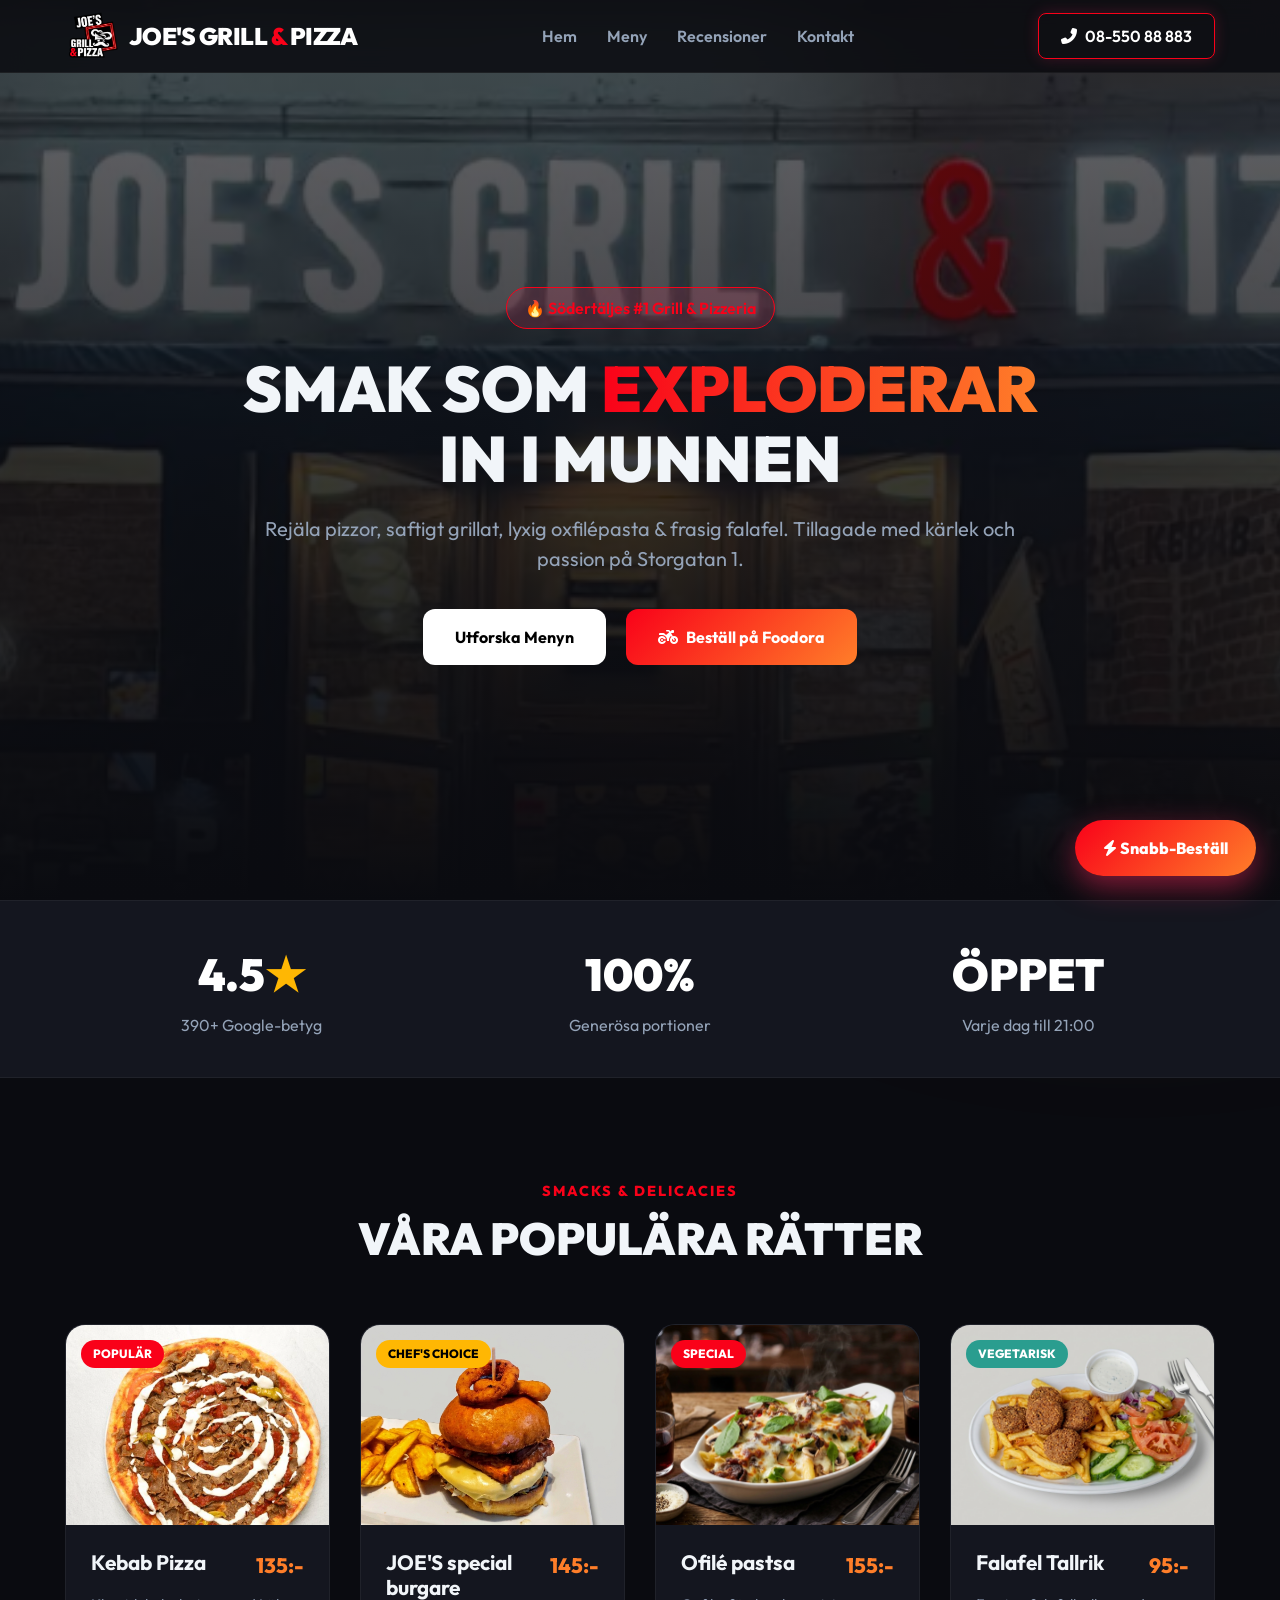
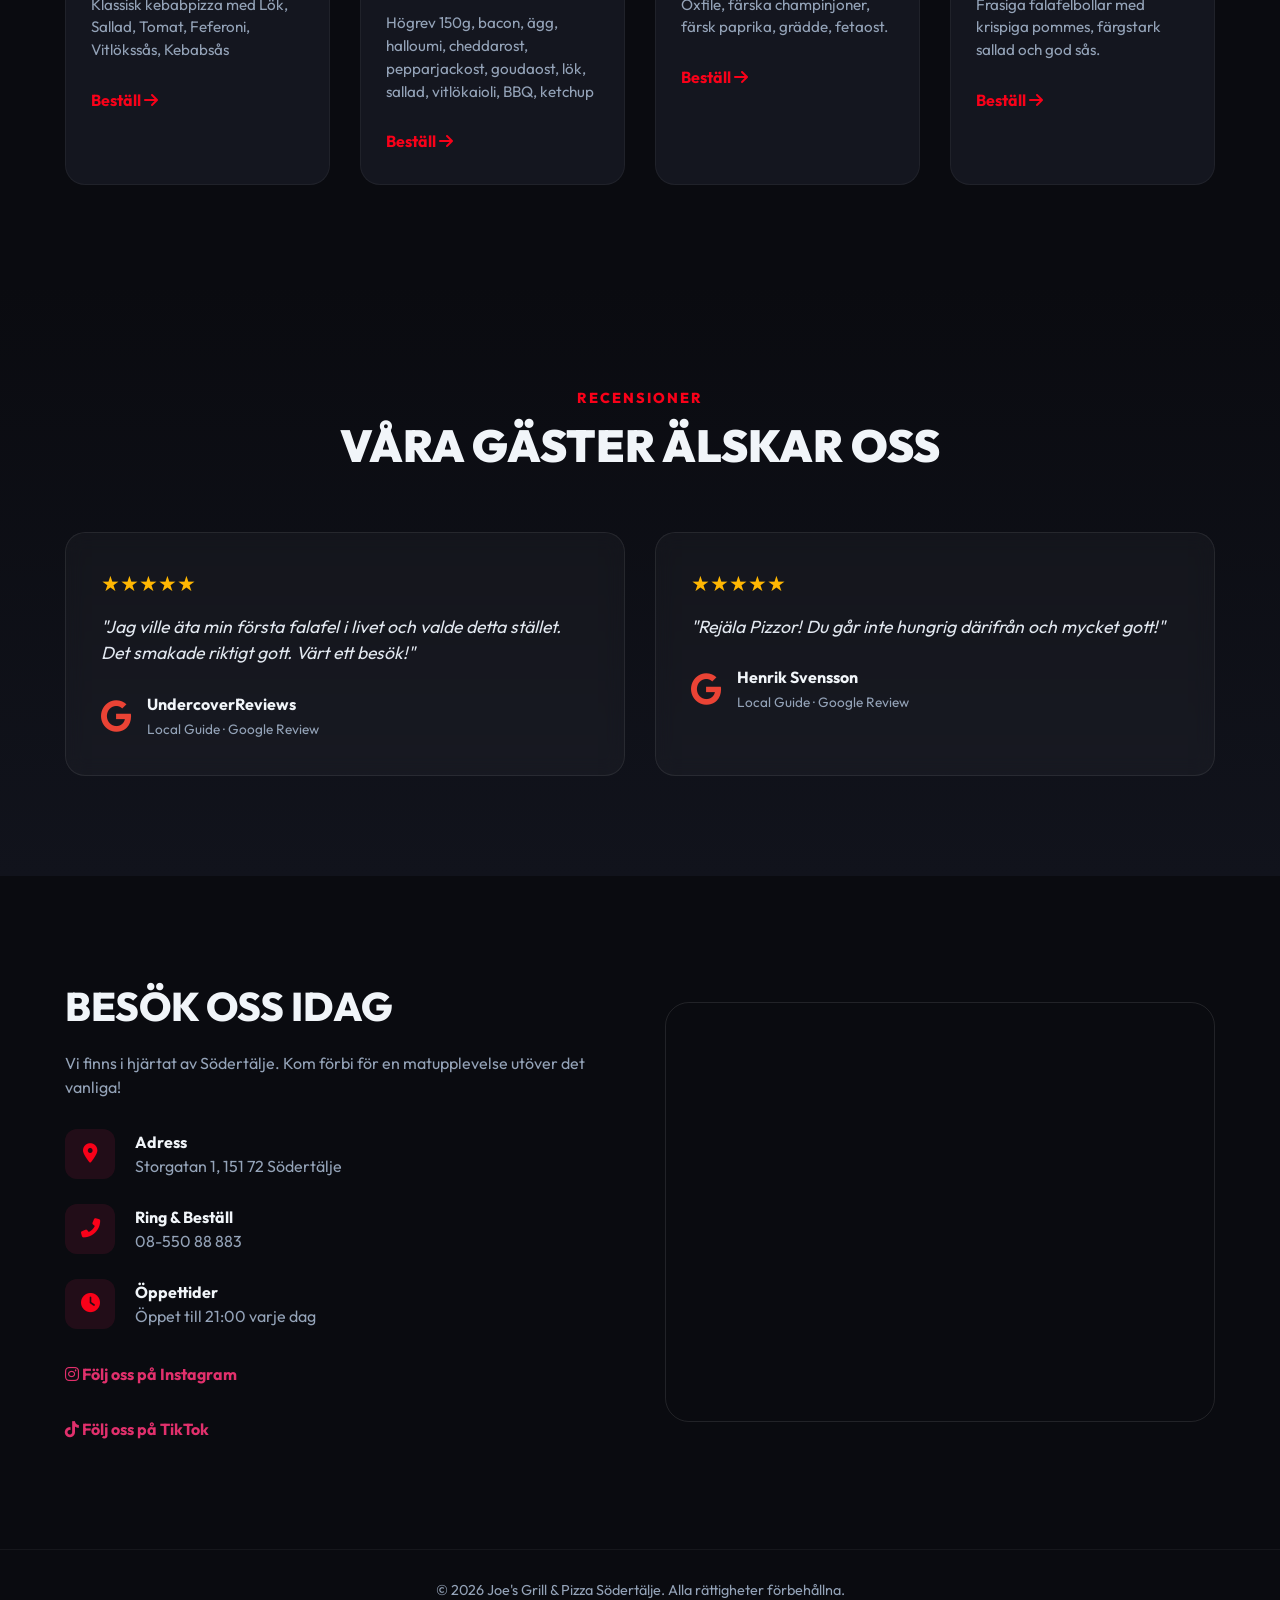
<file: index.html>
<!DOCTYPE html>
<html lang="sv">
<head>
    <meta charset="UTF-8">
    <meta name="viewport" content="width=device-width, initial-scale=1, viewport-fit=cover">
    <meta name="theme-color" content="#0a0b10">
    <title>JOE'S GRILL & PIZZA | Ultimate Food Experience</title>

    <link rel="stylesheet" href="style.css">

    <link rel="stylesheet" href="https://cdnjs.cloudflare.com/ajax/libs/font-awesome/6.4.0/css/all.min.css">
    <link rel="preconnect" href="https://fonts.googleapis.com">
    <link rel="preconnect" href="https://fonts.gstatic.com" crossorigin>
    <link href="https://fonts.googleapis.com/css2?family=Outfit:wght@300;400;600;800;900&display=swap" rel="stylesheet">

    <link href="https://unpkg.com/aos@2.3.1/dist/aos.css" rel="stylesheet">
</head>
<body>

    <div class="ambient-glow glow-1"></div>
    <div class="ambient-glow glow-2"></div>

    <!-- Floating Quick Action Button -->
    <a href="https://www.foodora.se/restaurant/s6gl/joes-grill-and-pizza" target="_blank" rel="noopener" class="floating-order-btn">
        <i class="fas fa-bolt"></i> <span>Snabb-Beställ</span>
    </a>

    <!-- Navigation Header -->
    <header id="header">
        <div class="container nav-container">
            <a href="#home" class="logo-wrapper">
                <img src="images/logo.png" alt="Joe's Grill & Pizza Logo" class="brand-logo">
                <span class="logo">JOE'S GRILL<span> & </span>PIZZA</span>
            </a>

            <nav class="nav-links" id="navLinks">
                <a href="#home">Hem</a>
                <a href="#menu">Meny</a>
                <a href="#reviews">Recensioner</a>
                <a href="#contact">Kontakt</a>
                <a href="tel:0855088883" class="nav-call-mobile"><i class="fas fa-phone-alt"></i> 08-550 88 883</a>
            </nav>

            <div class="nav-right">
                <a href="tel:0855088883" class="btn-neon" aria-label="Ring 08-550 88 883">
                    <i class="fas fa-phone-alt"></i> <span>08-550 88 883</span>
                </a>
                <button class="menu-toggle" id="menuToggle" aria-label="Öppna meny" aria-expanded="false" aria-controls="navLinks">
                    <span></span><span></span><span></span>
                </button>
            </div>
        </div>
    </header>

    <!-- Hero Section -->
    <section id="home" class="hero">
        <div class="hero-overlay"></div>
        <div class="container hero-content" data-aos="fade-up" data-aos-duration="900">
            <div class="badge">🔥 Södertäljes #1 Grill & Pizzeria</div>
            <h1>SMAK SOM <span class="text-gradient">EXPLODERAR</span> IN I MUNNEN</h1>
            <p>Rejäla pizzor, saftigt grillat, lyxig oxfilépasta & frasig falafel. Tillagade med kärlek och passion på Storgatan 1.</p>
            <div class="hero-actions">
                <a href="menu.html" class="btn btn-main">Utforska Menyn</a>
                <a href="https://www.foodora.se/restaurant/s6gl/joes-grill-and-pizza?utm_campaign=google_reserve_place_order_action_CH-SEO_" target="_blank" rel="noopener" class="btn btn-glow"><i class="fas fa-motorcycle"></i> Beställ på Foodora</a>
            </div>
        </div>
    </section>

    <!-- Stats -->
    <section class="stats-bar">
        <div class="container stats-grid">
            <div class="stat-item" data-aos="fade-up" data-aos-delay="100">
                <h2 class="counter">4.5<span class="star-gold">★</span></h2>
                <p>390+ Google-betyg</p>
            </div>
            <div class="stat-item" data-aos="fade-up" data-aos-delay="200">
                <h2>100%</h2>
                <p>Generösa portioner</p>
            </div>
            <div class="stat-item" data-aos="fade-up" data-aos-delay="300">
                <h2>ÖPPET</h2>
                <p>Varje dag till 21:00</p>
            </div>
        </div>
    </section>

    <!-- Menu Section -->
    <section id="menu" class="menu-section">
        <div class="container">
            <div class="section-header" data-aos="fade-up">
                <span class="sub-title">SMACKS & DELICACIES</span>
                <h2>VÅRA POPULÄRA RÄTTER</h2>
            </div>

            <div class="menu-grid">

                <div class="food-card" data-aos="fade-up" data-aos-delay="100">
                    <div class="card-img" style="background-image: url('images/kebbab.png');">
                        <span class="tag">POPULÄR</span>
                    </div>
                    <div class="card-content">
                        <div class="card-title-price">
                            <h3>Kebab Pizza</h3>
                            <span class="price">135:-</span>
                        </div>
                        <p>Klassisk kebabpizza med Lök, Sallad, Tomat, Feferoni, Vitlökssås, Kebabsås</p>
                        <a href="https://www.foodora.se/restaurant/s6gl/joes-grill-and-pizza?utm_campaign=google_reserve_place_order_action_CH-SEO_" target="_blank" rel="noopener" class="btn-card">Beställ <i class="fas fa-arrow-right"></i></a>
                    </div>
                </div>

                <div class="food-card" data-aos="fade-up" data-aos-delay="100">
                    <div class="card-img" style="background-image: url('images/Hamberger.png');">
                        <span class="tag gold">CHEF'S CHOICE</span>
                    </div>
                    <div class="card-content">
                        <div class="card-title-price">
                            <h3>JOE'S special burgare</h3>
                            <span class="price">145:-</span>
                        </div>
                        <p>Högrev 150g, bacon, ägg, halloumi, cheddarost, pepparjackost, goudaost, lök, sallad, vitlökaioli, BBQ, ketchup</p>
                        <a href="https://www.foodora.se/restaurant/s6gl/joes-grill-and-pizza?utm_campaign=google_reserve_place_order_action_CH-SEO_" target="_blank" rel="noopener" class="btn-card">Beställ <i class="fas fa-arrow-right"></i></a>
                    </div>
                </div>

                <div class="food-card" data-aos="fade-up" data-aos-delay="100">
                    <div class="card-img" style="background-image: url('images/oxflepasta.png');">
                        <span class="tag">SPECIAL</span>
                    </div>
                    <div class="card-content">
                        <div class="card-title-price">
                            <h3>Ofilé pastsa</h3>
                            <span class="price">155:-</span>
                        </div>
                        <p>Oxfile, färska champinjoner, färsk paprika, grädde, fetaost.</p>
                        <a href="https://www.foodora.se/restaurant/s6gl/joes-grill-and-pizza" target="_blank" rel="noopener" class="btn-card">Beställ <i class="fas fa-arrow-right"></i></a>
                    </div>
                </div>

                <div class="food-card" data-aos="fade-up" data-aos-delay="100">
                    <div class="card-img" style="background-image: url('images/falafel.jpg');">
                        <span class="tag vegan">VEGETARISK</span>
                    </div>
                    <div class="card-content">
                        <div class="card-title-price">
                            <h3>Falafel Tallrik</h3>
                            <span class="price">95:-</span>
                        </div>
                        <p>Frasiga falafelbollar med krispiga pommes, färgstark sallad och god sås.</p>
                        <a href="https://www.foodora.se/restaurant/s6gl/joes-grill-and-pizza" target="_blank" rel="noopener" class="btn-card">Beställ <i class="fas fa-arrow-right"></i></a>
                    </div>
                </div>

            </div>
        </div>
    </section>

    <!-- Reviews -->
    <section id="reviews" class="reviews-section">
        <div class="container">
            <div class="section-header" data-aos="fade-up">
                <span class="sub-title">RECENSIONER</span>
                <h2>VÅRA GÄSTER ÄLSKAR OSS</h2>
            </div>

            <div class="reviews-grid">
                <div class="review-glass" data-aos="fade-up">
                    <div class="stars">★★★★★</div>
                    <p class="quote">"Jag ville äta min första falafel i livet och valde detta stället. Det smakade riktigt gott. Värt ett besök!"</p>
                    <div class="user-info">
                        <i class="fab fa-google google-icon"></i>
                        <div>
                            <h4>UndercoverReviews</h4>
                            <span>Local Guide · Google Review</span>
                        </div>
                    </div>
                </div>

                <div class="review-glass" data-aos="fade-up" data-aos-delay="100">
                    <div class="stars">★★★★★</div>
                    <p class="quote">"Rejäla Pizzor! Du går inte hungrig därifrån och mycket gott!"</p>
                    <div class="user-info">
                        <i class="fab fa-google google-icon"></i>
                        <div>
                            <h4>Henrik Svensson</h4>
                            <span>Local Guide · Google Review</span>
                        </div>
                    </div>
                </div>
            </div>
        </div>
    </section>

    <!-- Contact -->
    <section id="contact" class="contact-section">
        <div class="container contact-grid">
            <div class="contact-card" data-aos="fade-up">
                <h2>BESÖK OSS IDAG</h2>
                <p class="desc">Vi finns i hjärtat av Södertälje. Kom förbi för en matupplevelse utöver det vanliga!</p>

                <div class="info-item">
                    <div class="icon-box"><i class="fas fa-map-marker-alt"></i></div>
                    <div>
                        <h4>Adress</h4>
                        <p>Storgatan 1, 151 72 Södertälje</p>
                    </div>
                </div>

                <div class="info-item">
                    <div class="icon-box"><i class="fas fa-phone-alt"></i></div>
                    <div>
                        <h4>Ring & Beställ</h4>
                        <p><a href="tel:0855088883">08-550 88 883</a></p>
                    </div>
                </div>

                <div class="info-item">
                    <div class="icon-box"><i class="fas fa-clock"></i></div>
                    <div>
                        <h4>Öppettider</h4>
                        <p>Öppet till 21:00 varje dag</p>
                    </div>
                </div>
                <div>
                <a href="https://www.instagram.com/joesgrillpizza?dmpr=MWduaG90cHc2dWFoYQ==" target="_blank" rel="noopener" class="social-btn"><i class="fab fa-instagram"></i> Följ oss på Instagram</a>
                <a href="https://www.tiktok.com/@joesgrillpizza" target="_blank" rel="noopener" class="social-btn"><i class="fab fa-tiktok"></i> Följ oss på TikTok</a>
                </div>
            </div>

            <div class="map-wrap" data-aos="fade-up">
                <iframe
                    title="Karta till Joe's Grill & Pizza"
                    src="https://www.google.com/maps/embed?pb=!1m18!1m12!1m3!1d226.7949358525483!2d17.627747467062658!3d59.195063751118504!2m3!1f0!2f0!3f0!3m2!1i1024!2i768!4f13.1!3m3!1m2!1s0x465f13758735f6c9%3A0x4060103f70b46cb!2sJoe%2Cs%20Grill%20%26%20Pizza!5e0!3m2!1ssv!2sse!4v1795645895345!5m2!1ssv!2sse"
                    width="100%" height="100%" style="border:0; filter: invert(90%) hue-rotate(180deg);" allowfullscreen="" loading="lazy">
                </iframe>
            </div>
        </div>
    </section>

    <footer>
        <div class="container footer-content">
            <p>&copy; 2026 Joe's Grill & Pizza Södertälje. Alla rättigheter förbehållna.</p>
        </div>
    </footer>

    <script src="https://unpkg.com/aos@2.3.1/dist/aos.js"></script>
    <script>
        AOS.init({ duration: 800, once: true, offset: 40 });

        // Mobile menu
        const toggle = document.getElementById('menuToggle');
        const nav = document.getElementById('navLinks');
        const header = document.getElementById('header');

        function setMenu(open) {
            nav.classList.toggle('open', open);
            toggle.classList.toggle('open', open);
            header.classList.toggle('menu-open', open);
            toggle.setAttribute('aria-expanded', open);
            document.body.classList.toggle('no-scroll', open);
        }
        toggle.addEventListener('click', () => setMenu(!nav.classList.contains('open')));
        nav.querySelectorAll('a').forEach(a => a.addEventListener('click', () => setMenu(false)));
        window.addEventListener('resize', () => { if (window.innerWidth > 900) setMenu(false); });
    </script>
</body>
</html>
</file>
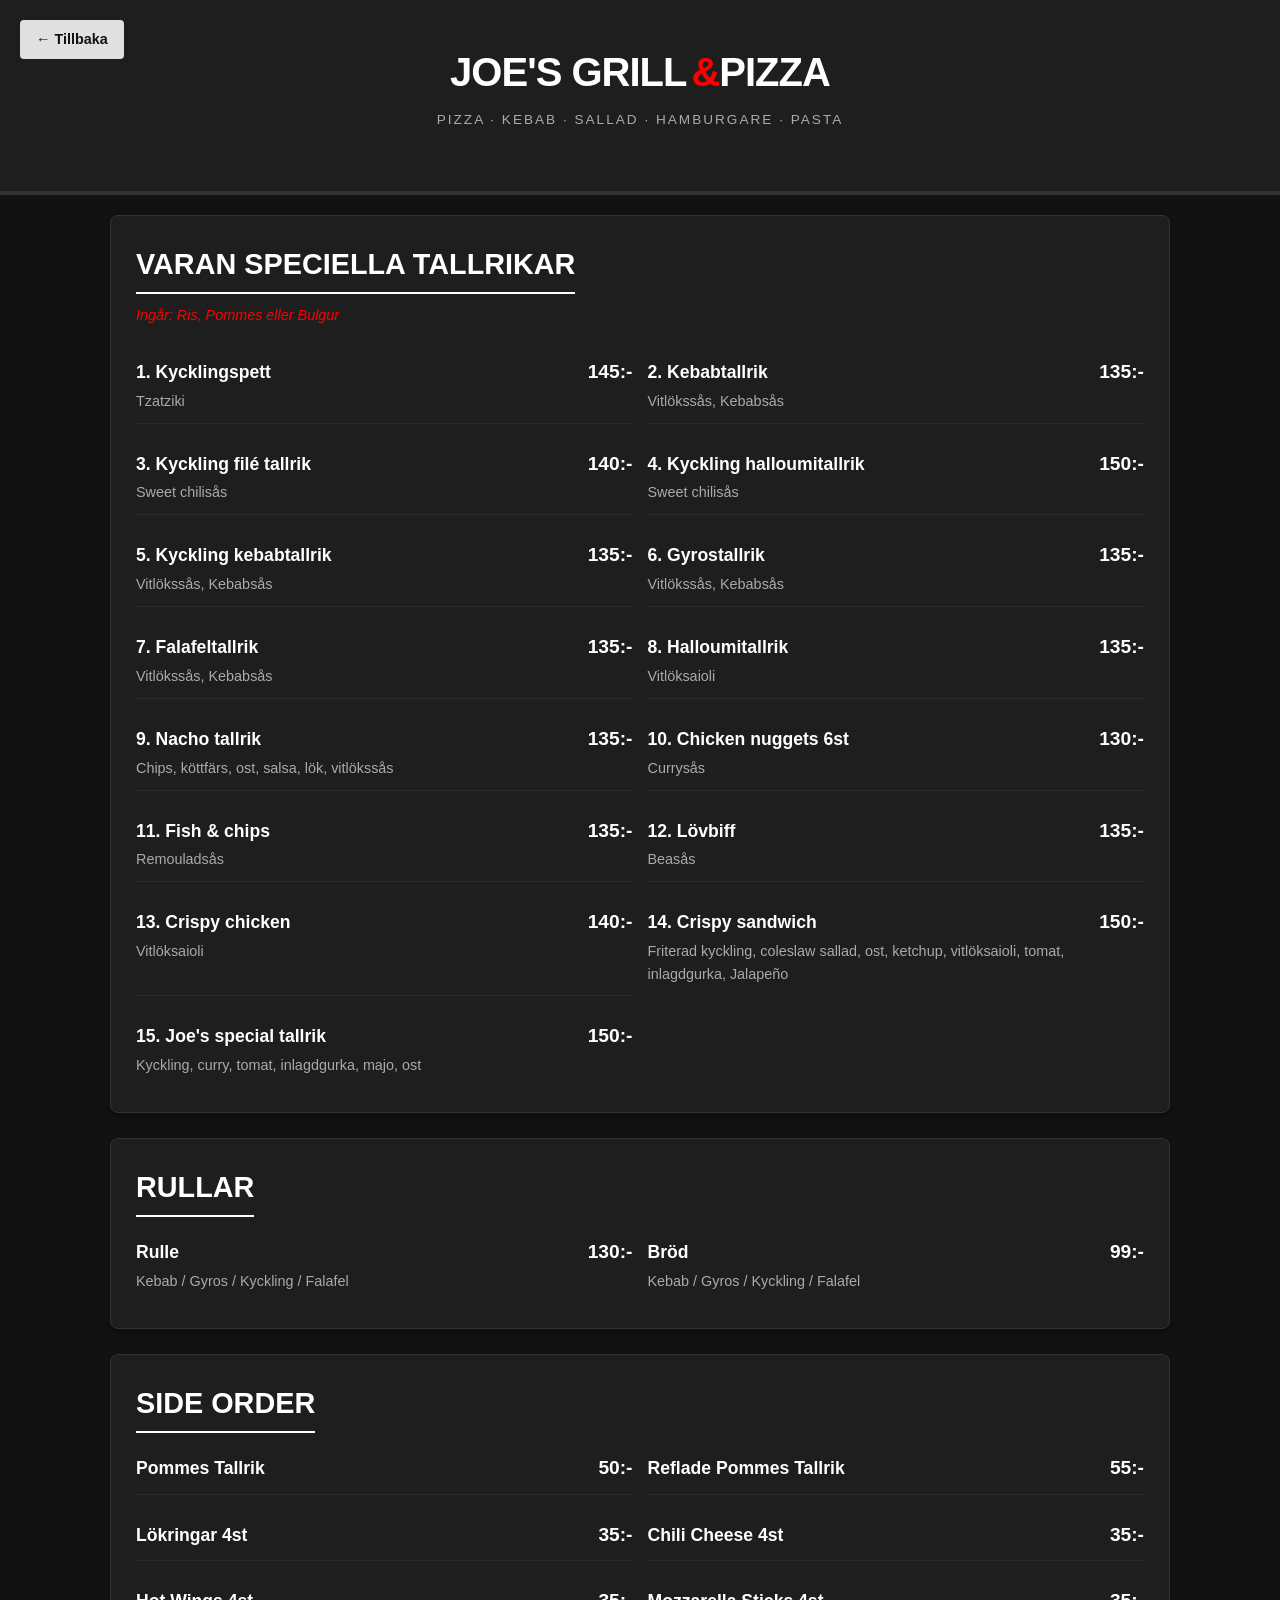
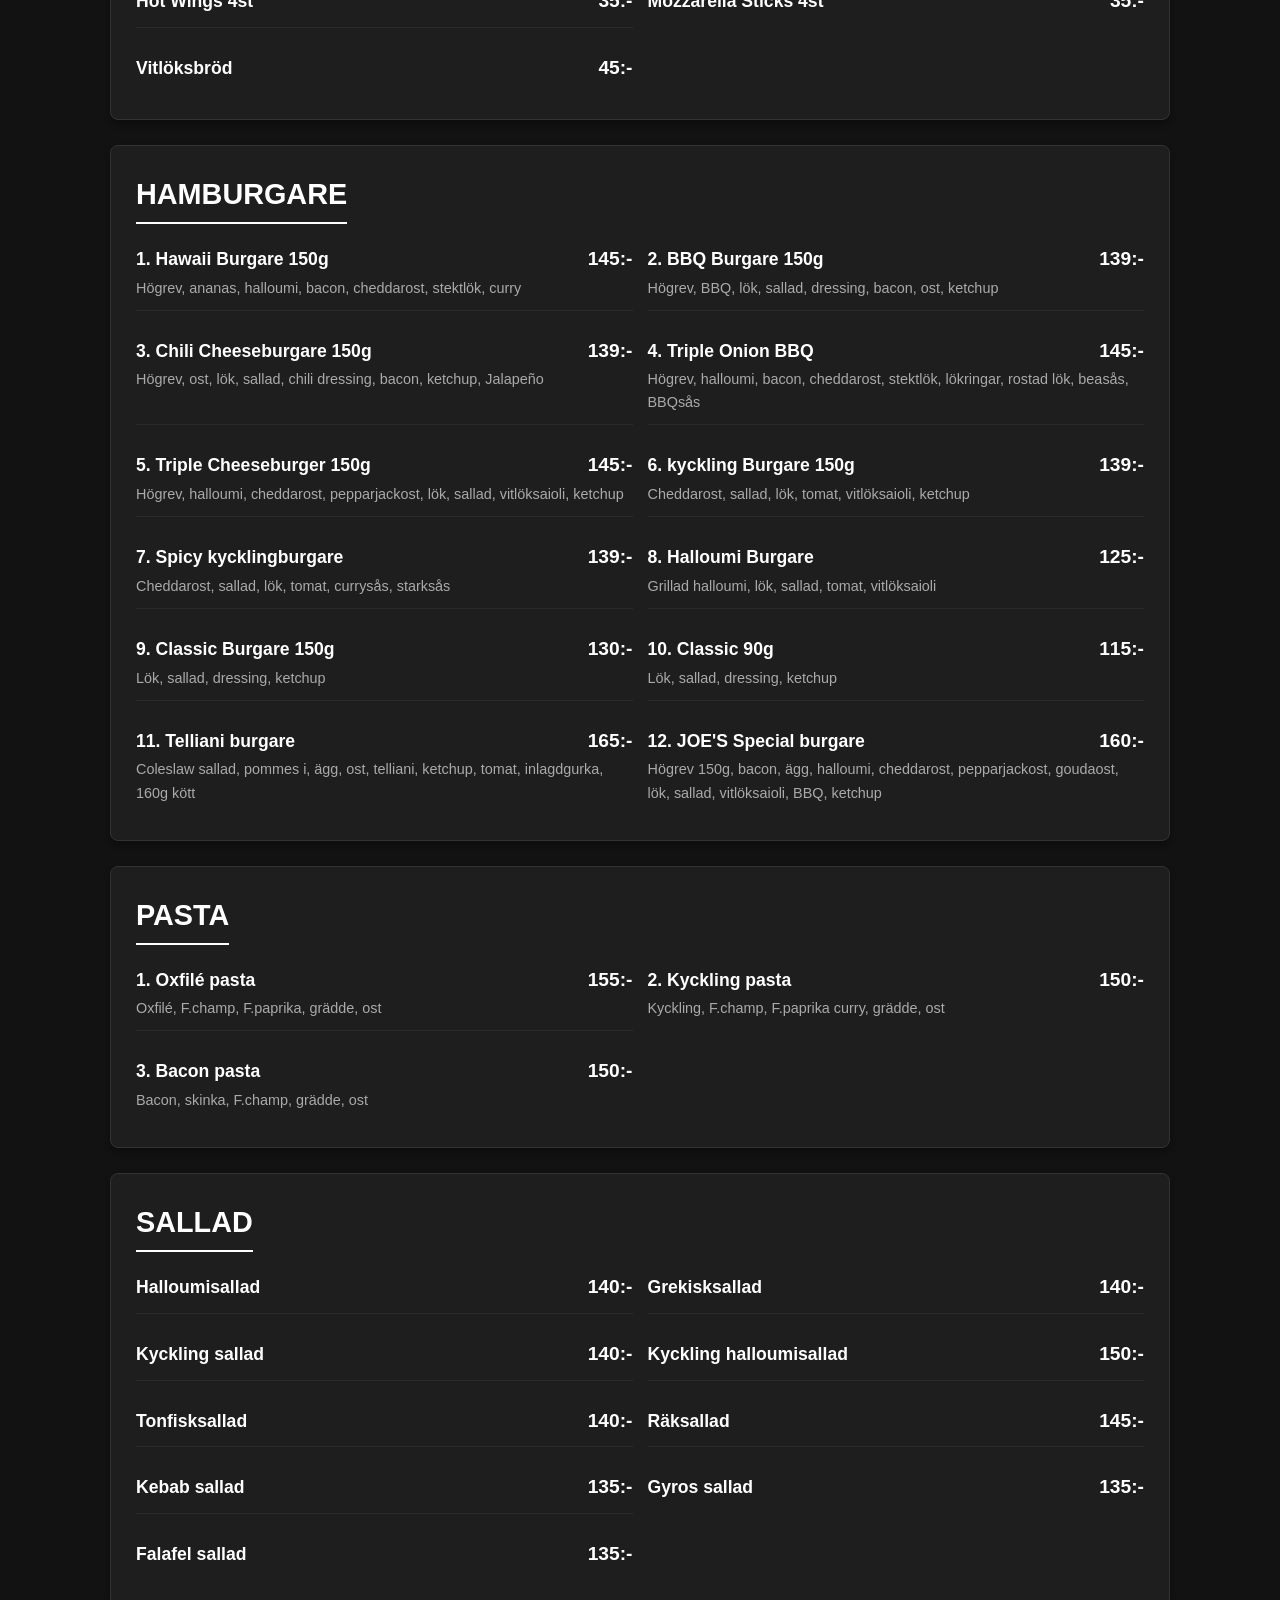
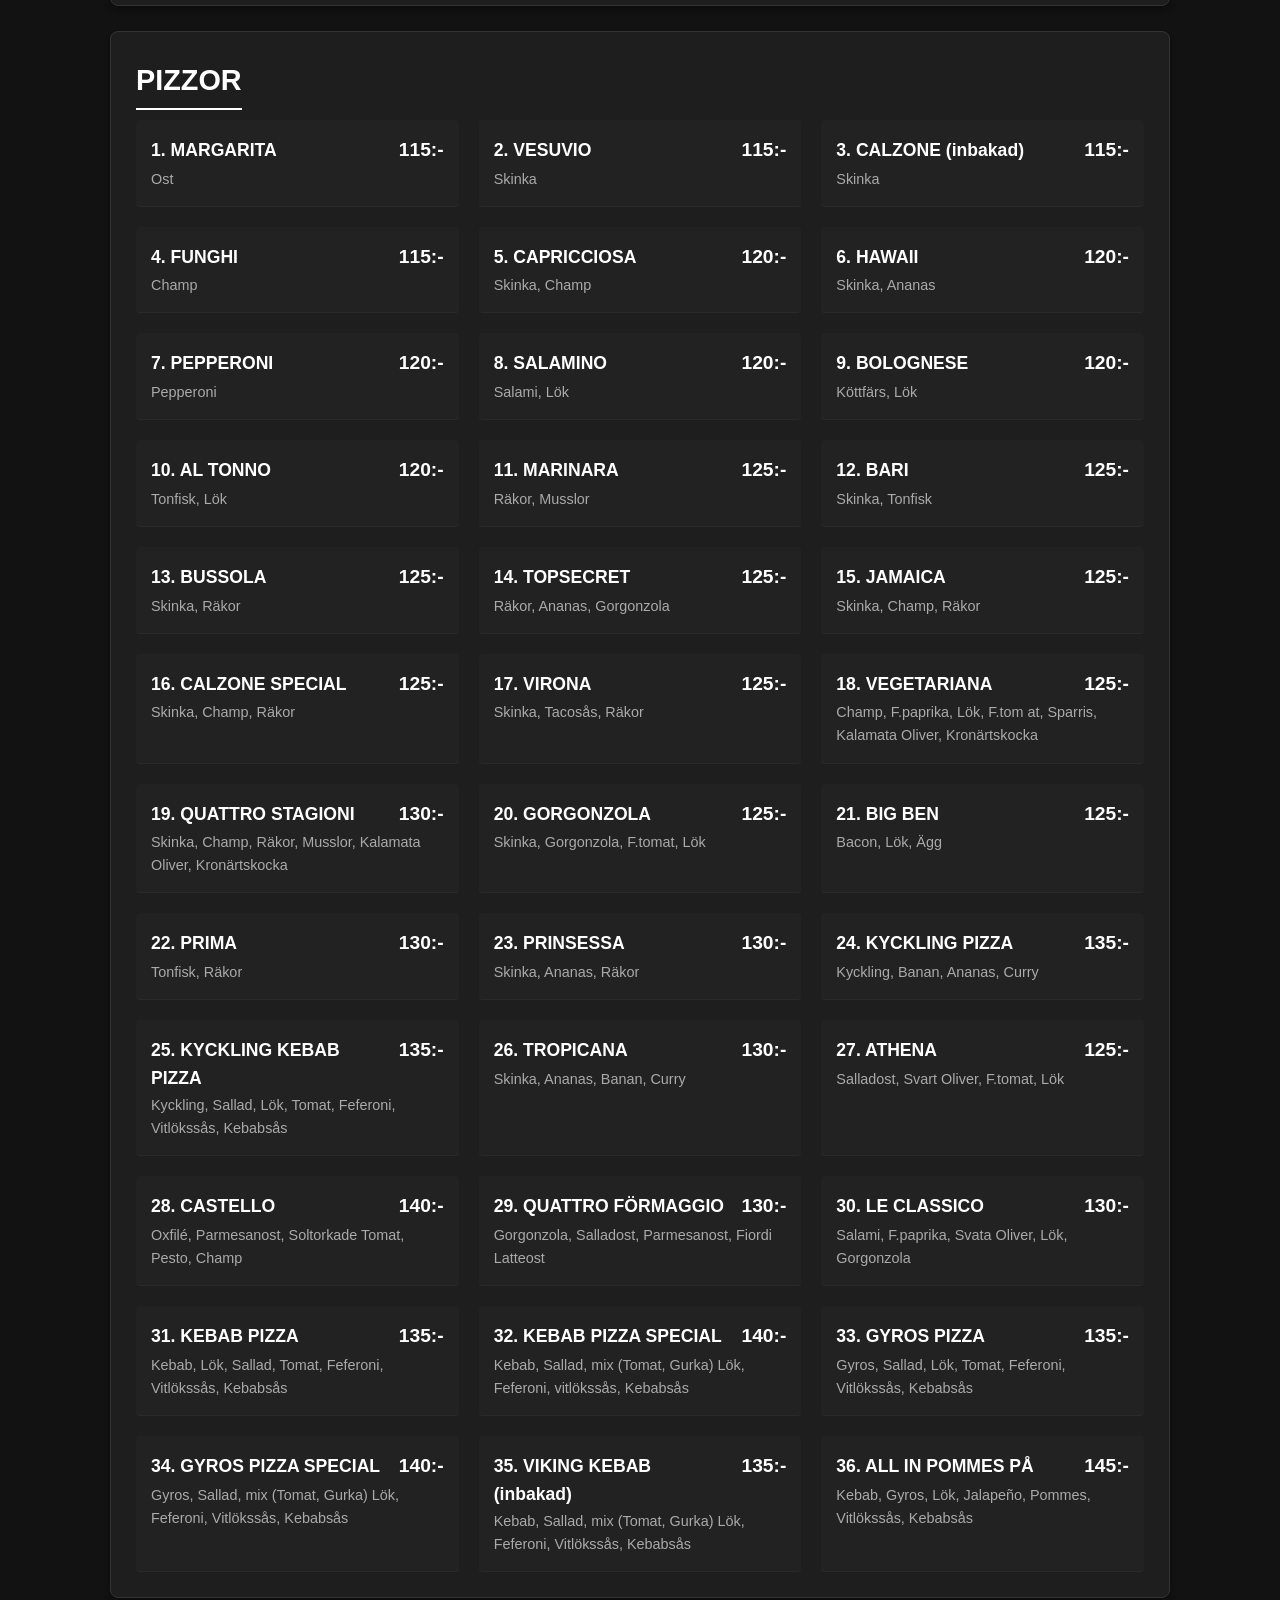
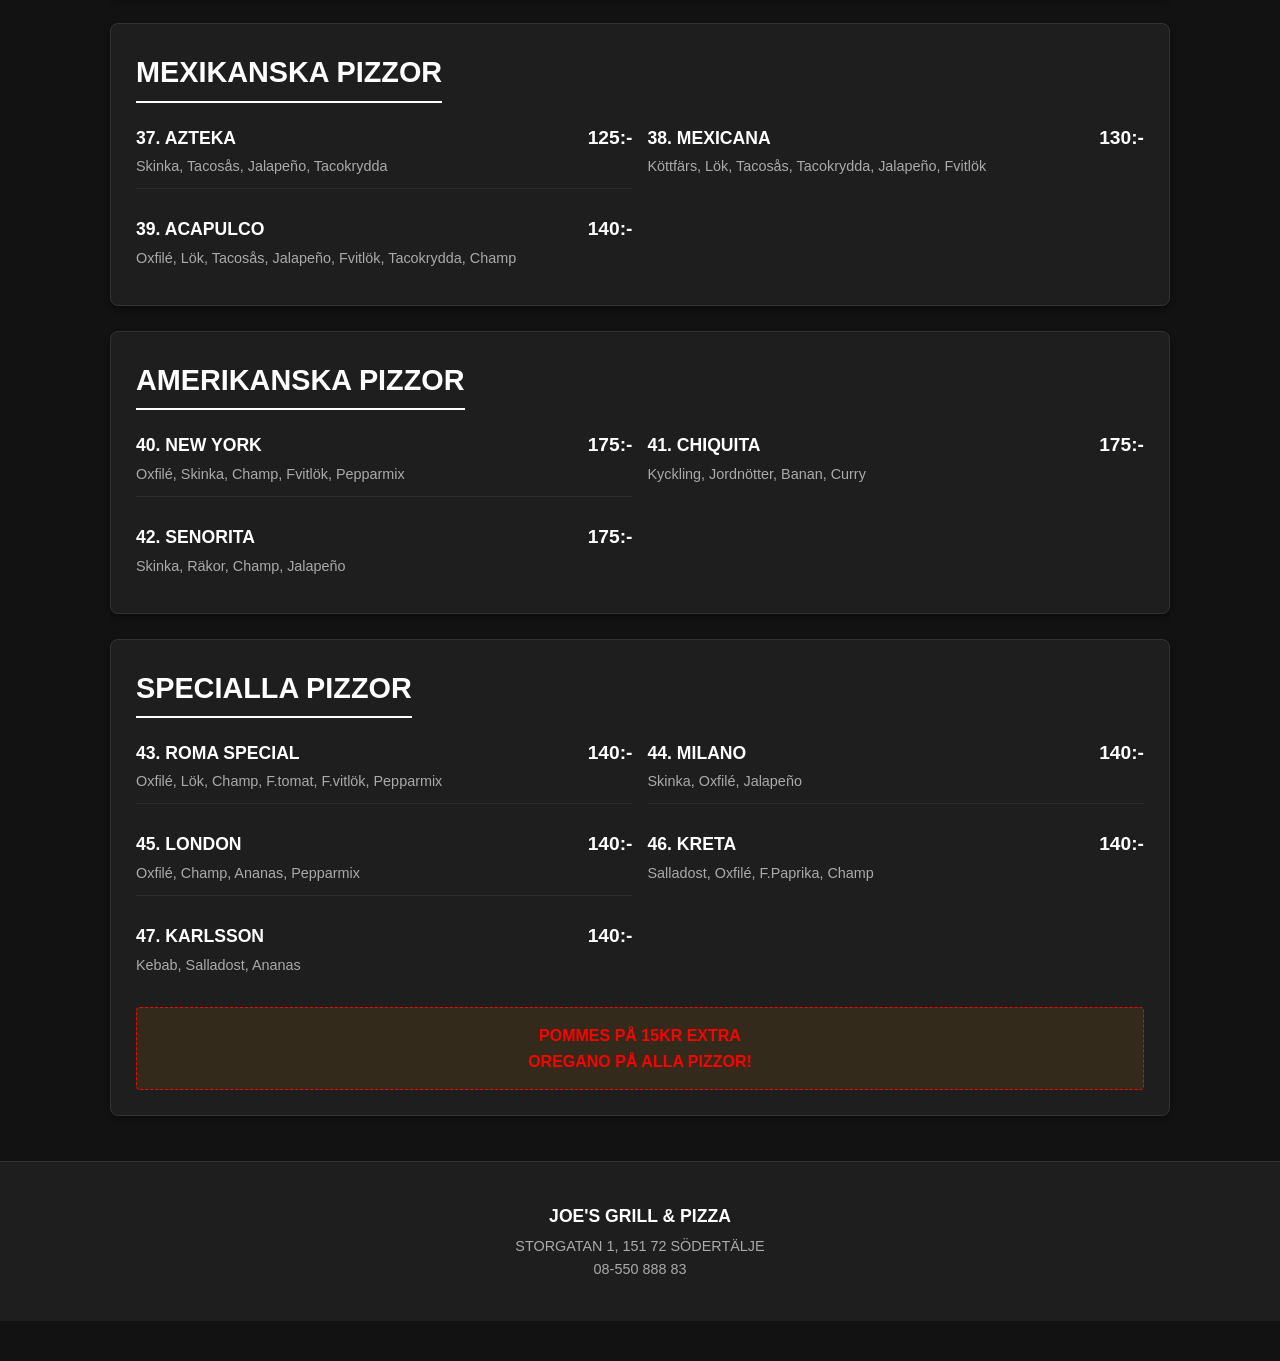
<file: menu.html>
<!DOCTYPE html>
<html lang="sv">
<head>
  <meta charset="UTF-8">
  <meta name="viewport" content="width=device-width, initial-scale=1.0">
  <title>Joe's Grill & Pizza – Meny</title>
  <link rel="stylesheet" href="menu_test.css">
</head>
<body>

<header class="menu-header">
  <div class="brand">JOE'S <span>GRILL</span><b>&amp;</b><span>PIZZA</span></div>
  <p>PIZZA · KEBAB · SALLAD · HAMBURGARE · PASTA</p>
  <a class="back-button" href="index.html">← Tillbaka</a>
</header>

<main class="menu">

  <section class="menu-section">
    <h2>VARAN SPECIELLA TALLRIKAR</h2>
    <p class="note">Ingår: Ris, Pommes eller Bulgur</p>
    <div class="items">
      <article><h3>1. Kycklingspett <span>145:-</span></h3><p>Tzatziki</p></article>
      <article><h3>2. Kebabtallrik <span>135:-</span></h3><p>Vitlökssås, Kebabsås</p></article>
      <article><h3>3. Kyckling filé tallrik <span>140:-</span></h3><p>Sweet chilisås</p></article>
      <article><h3>4. Kyckling halloumitallrik <span>150:-</span></h3><p>Sweet chilisås</p></article>
      <article><h3>5. Kyckling kebabtallrik <span>135:-</span></h3><p>Vitlökssås, Kebabsås</p></article>
      <article><h3>6. Gyrostallrik <span>135:-</span></h3><p>Vitlökssås, Kebabsås</p></article>
      <article><h3>7. Falafeltallrik <span>135:-</span></h3><p>Vitlökssås, Kebabsås</p></article>
      <article><h3>8. Halloumitallrik <span>135:-</span></h3><p>Vitlöksaioli</p></article>
      <article><h3>9. Nacho tallrik <span>135:-</span></h3><p>Chips, köttfärs, ost, salsa, lök, vitlökssås</p></article>
      <article><h3>10. Chicken nuggets 6st <span>130:-</span></h3><p>Currysås</p></article>
      <article><h3>11. Fish &amp; chips <span>135:-</span></h3><p>Remouladsås</p></article>
      <article><h3>12. Lövbiff <span>135:-</span></h3><p>Beasås</p></article>
      <article><h3>13. Crispy chicken <span>140:-</span></h3><p>Vitlöksaioli</p></article>
      <article><h3>14. Crispy sandwich <span>150:-</span></h3><p>Friterad kyckling, coleslaw sallad, ost, ketchup, vitlöksaioli, tomat, inlagdgurka, Jalapeño</p></article>
      <article><h3>15. Joe's special tallrik <span>150:-</span></h3><p>Kyckling, curry, tomat, inlagdgurka, majo, ost</p></article>
    </div>
  </section>

  <section class="menu-section">
    <h2>RULLAR</h2>
    <div class="items">
      <article><h3>Rulle <span>130:-</span></h3><p>Kebab / Gyros / Kyckling / Falafel</p></article>
      <article><h3>Bröd <span>99:-</span></h3><p>Kebab / Gyros / Kyckling / Falafel</p></article>
    </div>
  </section>

  <section class="menu-section">
    <h2>SIDE ORDER</h2>
    <div class="items two-col">
      <article><h3>Pommes Tallrik <span>50:-</span></h3></article>
      <article><h3>Reflade Pommes Tallrik <span>55:-</span></h3></article>
      <article><h3>Lökringar 4st <span>35:-</span></h3></article>
      <article><h3>Chili Cheese 4st <span>35:-</span></h3></article>
      <article><h3>Hot Wings 4st <span>35:-</span></h3></article>
      <article><h3>Mozzarella Sticks 4st <span>35:-</span></h3></article>
      <article><h3>Vitlöksbröd <span>45:-</span></h3></article>
    </div>
  </section>

  <section class="menu-section">
    <h2>HAMBURGARE</h2>
    <div class="items">
      <article><h3>1. Hawaii Burgare 150g <span>145:-</span></h3><p>Högrev, ananas, halloumi, bacon, cheddarost, stektlök, curry</p></article>
      <article><h3>2. BBQ Burgare 150g <span>139:-</span></h3><p>Högrev, BBQ, lök, sallad, dressing, bacon, ost, ketchup</p></article>
      <article><h3>3. Chili Cheeseburgare 150g <span>139:-</span></h3><p>Högrev, ost, lök, sallad, chili dressing, bacon, ketchup, Jalapeño</p></article>
      <article><h3>4. Triple Onion BBQ <span>145:-</span></h3><p>Högrev, halloumi, bacon, cheddarost, stektlök, lökringar, rostad lök, beasås, BBQsås</p></article>
      <article><h3>5. Triple Cheeseburger 150g <span>145:-</span></h3><p>Högrev, halloumi, cheddarost, pepparjackost, lök, sallad, vitlöksaioli, ketchup</p></article>
      <article><h3>6. kyckling Burgare 150g <span>139:-</span></h3><p>Cheddarost, sallad, lök, tomat, vitlöksaioli, ketchup</p></article>
      <article><h3>7. Spicy kycklingburgare <span>139:-</span></h3><p>Cheddarost, sallad, lök, tomat, currysås, starksås</p></article>
      <article><h3>8. Halloumi Burgare <span>125:-</span></h3><p>Grillad halloumi, lök, sallad, tomat, vitlöksaioli</p></article>
      <article><h3>9. Classic Burgare 150g <span>130:-</span></h3><p>Lök, sallad, dressing, ketchup</p></article>
      <article><h3>10. Classic 90g <span>115:-</span></h3><p>Lök, sallad, dressing, ketchup</p></article>
      <article><h3>11. Telliani burgare <span>165:-</span></h3><p>Coleslaw sallad, pommes i, ägg, ost, telliani, ketchup, tomat, inlagdgurka, 160g kött</p></article>
      <article><h3>12. JOE'S Special burgare <span>160:-</span></h3><p>Högrev 150g, bacon, ägg, halloumi, cheddarost, pepparjackost, goudaost, lök, sallad, vitlöksaioli, BBQ, ketchup</p></article>
    </div>
  </section>

  <section class="menu-section">
    <h2>PASTA</h2>
    <div class="items">
      <article><h3>1. Oxfilé pasta <span>155:-</span></h3><p>Oxfilé, F.champ, F.paprika, grädde, ost</p></article>
      <article><h3>2. Kyckling pasta <span>150:-</span></h3><p>Kyckling, F.champ, F.paprika curry, grädde, ost</p></article>
      <article><h3>3. Bacon pasta <span>150:-</span></h3><p>Bacon, skinka, F.champ, grädde, ost</p></article>
    </div>
  </section>

  <section class="menu-section">
    <h2>SALLAD</h2>
    <div class="items two-col">
      <article><h3>Halloumisallad <span>140:-</span></h3></article>
      <article><h3>Grekisksallad <span>140:-</span></h3></article>
      <article><h3>Kyckling sallad <span>140:-</span></h3></article>
      <article><h3>Kyckling halloumisallad <span>150:-</span></h3></article>
      <article><h3>Tonfisksallad <span>140:-</span></h3></article>
      <article><h3>Räksallad <span>145:-</span></h3></article>
      <article><h3>Kebab sallad <span>135:-</span></h3></article>
      <article><h3>Gyros sallad <span>135:-</span></h3></article>
      <article><h3>Falafel sallad <span>135:-</span></h3></article>
    </div>
  </section>

  <section class="menu-section">
    <h2>PIZZOR</h2>
    <div class="items pizza-grid">
      <article><h3>1. MARGARITA <span>115:-</span></h3><p>Ost</p></article>
      <article><h3>2. VESUVIO <span>115:-</span></h3><p>Skinka</p></article>
      <article><h3>3. CALZONE (inbakad) <span>115:-</span></h3><p>Skinka</p></article>
      <article><h3>4. FUNGHI <span>115:-</span></h3><p>Champ</p></article>
      <article><h3>5. CAPRICCIOSA <span>120:-</span></h3><p>Skinka, Champ</p></article>
      <article><h3>6. HAWAII <span>120:-</span></h3><p>Skinka, Ananas</p></article>
      <article><h3>7. PEPPERONI <span>120:-</span></h3><p>Pepperoni</p></article>
      <article><h3>8. SALAMINO <span>120:-</span></h3><p>Salami, Lök</p></article>
      <article><h3>9. BOLOGNESE <span>120:-</span></h3><p>Köttfärs, Lök</p></article>
      <article><h3>10. AL TONNO <span>120:-</span></h3><p>Tonfisk, Lök</p></article>
      <article><h3>11. MARINARA <span>125:-</span></h3><p>Räkor, Musslor</p></article>
      <article><h3>12. BARI <span>125:-</span></h3><p>Skinka, Tonfisk</p></article>
      <article><h3>13. BUSSOLA <span>125:-</span></h3><p>Skinka, Räkor</p></article>
      <article><h3>14. TOPSECRET <span>125:-</span></h3><p>Räkor, Ananas, Gorgonzola</p></article>
      <article><h3>15. JAMAICA <span>125:-</span></h3><p>Skinka, Champ, Räkor</p></article>
      <article><h3>16. CALZONE SPECIAL <span>125:-</span></h3><p>Skinka, Champ, Räkor</p></article>
      <article><h3>17. VIRONA <span>125:-</span></h3><p>Skinka, Tacosås, Räkor</p></article>
      <article><h3>18. VEGETARIANA <span>125:-</span></h3><p>Champ, F.paprika, Lök, F.tom at, Sparris, Kalamata Oliver, Kronärtskocka</p></article>
      <article><h3>19. QUATTRO STAGIONI <span>130:-</span></h3><p>Skinka, Champ, Räkor, Musslor, Kalamata Oliver, Kronärtskocka</p></article>
      <article><h3>20. GORGONZOLA <span>125:-</span></h3><p>Skinka, Gorgonzola, F.tomat, Lök</p></article>
      <article><h3>21. BIG BEN <span>125:-</span></h3><p>Bacon, Lök, Ägg</p></article>
      <article><h3>22. PRIMA <span>130:-</span></h3><p>Tonfisk, Räkor</p></article>
      <article><h3>23. PRINSESSA <span>130:-</span></h3><p>Skinka, Ananas, Räkor</p></article>
      <article><h3>24. KYCKLING PIZZA <span>135:-</span></h3><p>Kyckling, Banan, Ananas, Curry</p></article>
      <article><h3>25. KYCKLING KEBAB PIZZA <span>135:-</span></h3><p>Kyckling, Sallad, Lök, Tomat, Feferoni, Vitlökssås, Kebabsås</p></article>
      <article><h3>26. TROPICANA <span>130:-</span></h3><p>Skinka, Ananas, Banan, Curry</p></article>
      <article><h3>27. ATHENA <span>125:-</span></h3><p>Salladost, Svart Oliver, F.tomat, Lök</p></article>
      <article><h3>28. CASTELLO <span>140:-</span></h3><p>Oxfilé, Parmesanost, Soltorkade Tomat, Pesto, Champ</p></article>
      <article><h3>29. QUATTRO FÖRMAGGIO <span>130:-</span></h3><p>Gorgonzola, Salladost, Parmesanost, Fiordi Latteost</p></article>
      <article><h3>30. LE CLASSICO <span>130:-</span></h3><p>Salami, F.paprika, Svata Oliver, Lök, Gorgonzola</p></article>
      <article><h3>31. KEBAB PIZZA <span>135:-</span></h3><p>Kebab, Lök, Sallad, Tomat, Feferoni, Vitlökssås, Kebabsås</p></article>
      <article><h3>32. KEBAB PIZZA SPECIAL <span>140:-</span></h3><p>Kebab, Sallad, mix (Tomat, Gurka) Lök, Feferoni, vitlökssås, Kebabsås</p></article>
      <article><h3>33. GYROS PIZZA <span>135:-</span></h3><p>Gyros, Sallad, Lök, Tomat, Feferoni, Vitlökssås, Kebabsås</p></article>
      <article><h3>34. GYROS PIZZA SPECIAL <span>140:-</span></h3><p>Gyros, Sallad, mix (Tomat, Gurka) Lök, Feferoni, Vitlökssås, Kebabsås</p></article>
      <article><h3>35. VIKING KEBAB (inbakad) <span>135:-</span></h3><p>Kebab, Sallad, mix (Tomat, Gurka) Lök, Feferoni, Vitlökssås, Kebabsås</p></article>
      <article><h3>36. ALL IN POMMES PÅ <span>145:-</span></h3><p>Kebab, Gyros, Lök, Jalapeño, Pommes, Vitlökssås, Kebabsås</p></article>
    </div>
  </section>

  <section class="menu-section">
    <h2>MEXIKANSKA PIZZOR</h2>
    <div class="items">
      <article><h3>37. AZTEKA <span>125:-</span></h3><p>Skinka, Tacosås, Jalapeño, Tacokrydda</p></article>
      <article><h3>38. MEXICANA <span>130:-</span></h3><p>Köttfärs, Lök, Tacosås, Tacokrydda, Jalapeño, Fvitlök</p></article>
      <article><h3>39. ACAPULCO <span>140:-</span></h3><p>Oxfilé, Lök, Tacosås, Jalapeño, Fvitlök, Tacokrydda, Champ</p></article>
    </div>
  </section>

  <section class="menu-section">
    <h2>AMERIKANSKA PIZZOR</h2>
    <div class="items">
      <article><h3>40. NEW YORK <span>175:-</span></h3><p>Oxfilé, Skinka, Champ, Fvitlök, Pepparmix</p></article>
      <article><h3>41. CHIQUITA <span>175:-</span></h3><p>Kyckling, Jordnötter, Banan, Curry</p></article>
      <article><h3>42. SENORITA <span>175:-</span></h3><p>Skinka, Räkor, Champ, Jalapeño</p></article>
    </div>
  </section>

  <section class="menu-section">
    <h2>SPECIALLA PIZZOR</h2>
    <div class="items">
      <article><h3>43. ROMA SPECIAL <span>140:-</span></h3><p>Oxfilé, Lök, Champ, F.tomat, F.vitlök, Pepparmix</p></article>
      <article><h3>44. MILANO <span>140:-</span></h3><p>Skinka, Oxfilé, Jalapeño</p></article>
      <article><h3>45. LONDON <span>140:-</span></h3><p>Oxfilé, Champ, Ananas, Pepparmix</p></article>
      <article><h3>46. KRETA <span>140:-</span></h3><p>Salladost, Oxfilé, F.Paprika, Champ</p></article>
      <article><h3>47. KARLSSON <span>140:-</span></h3><p>Kebab, Salladost, Ananas</p></article>
    </div>
    <p class="extra">POMMES PÅ 15KR EXTRA<br>OREGANO PÅ ALLA PIZZOR!</p>
  </section>

</main>

<footer>
  <strong>JOE'S GRILL &amp; PIZZA</strong>
  <p>STORGATAN 1, 151 72 SÖDERTÄLJE</p>
  <p>08-550 888 83</p>
</footer>

</body>
</html>
</file>
<file: style.css>
/* Dark Futuristic Theme Variables */
:root {
    --bg-dark: #0a0b10;
    --card-bg: #14161f;
    --accent-red: #f90119;
    --accent-orange: #ff7e29;
    --accent-gold: #ffb703;
    --text-light: #f1f5f9;
    --text-dim: #94a3b8;
    --border-glow: rgba(255, 42, 95, 0.2);
    --header-h: 72px;
}

* {
    margin: 0;
    padding: 0;
    box-sizing: border-box;
}

html {
    scroll-behavior: smooth;
    scroll-padding-top: var(--header-h);
    -webkit-text-size-adjust: 100%;
}

body {
    font-family: 'Outfit', sans-serif;
    background-color: var(--bg-dark);
    color: var(--text-light);
    overflow-x: hidden;
    line-height: 1.5;
}

body.no-scroll { overflow: hidden; }

img { max-width: 100%; }

/* Glowing Background Orbs */
.ambient-glow {
    position: fixed;
    width: 400px;
    height: 400px;
    border-radius: 50%;
    filter: blur(140px);
    z-index: -1;
    opacity: 0.35;
    pointer-events: none;
}
.glow-1 { top: -50px; left: -50px; background: var(--accent-red); }
.glow-2 { bottom: 10%; right: -50px; background: var(--accent-orange); }

.container {
    max-width: 1200px;
    margin: 0 auto;
    padding: 0 25px;
}

/* Floating Order Button */
.floating-order-btn {
    position: fixed;
    bottom: calc(24px + env(safe-area-inset-bottom, 0px));
    right: 24px;
    background: linear-gradient(135deg, var(--accent-red), var(--accent-orange));
    color: #fff;
    padding: 16px 28px;
    border-radius: 50px;
    font-weight: 800;
    text-decoration: none;
    box-shadow: 0 10px 30px rgba(255, 42, 95, 0.5);
    z-index: 999;
    transition: transform 0.3s ease, box-shadow 0.3s ease;
    animation: pulse 2s infinite;
    white-space: nowrap;
}
.floating-order-btn:hover {
    transform: scale(1.08) translateY(-3px);
    box-shadow: 0 15px 40px rgba(255, 42, 95, 0.8);
}

@keyframes pulse {
    0% { box-shadow: 0 0 0 0 rgba(255, 42, 95, 0.7); }
    70% { box-shadow: 0 0 0 20px rgba(255, 42, 95, 0); }
    100% { box-shadow: 0 0 0 0 rgba(255, 42, 95, 0); }
}

/* Header Navbar */
header {
    position: fixed;
    top: 0;
    left: 0;
    width: 100%;
    background: rgba(10, 11, 16, 0.85);
    -webkit-backdrop-filter: blur(12px);
    backdrop-filter: blur(12px);
    border-bottom: 1px solid rgba(255, 255, 255, 0.05);
    z-index: 1000;
    padding: 12px 0;
    padding-top: calc(12px + env(safe-area-inset-top, 0px));
}

.nav-container {
    display: flex;
    justify-content: space-between;
    align-items: center;
    gap: 16px;
}

.logo-wrapper {
    display: flex;
    align-items: center;
    gap: 10px;
    text-decoration: none;
    min-width: 0;
}

.brand-logo {
    height: 48px;
    width: auto;
    border-radius: 8px;
    flex-shrink: 0;
}

.logo {
    font-size: 1.5rem;
    font-weight: 900;
    color: #fff;
    letter-spacing: -0.5px;
    line-height: 1.1;
}

.logo span { color: var(--accent-red); }

.nav-links {
    display: flex;
    align-items: center;
}

.nav-links a {
    color: var(--text-dim);
    text-decoration: none;
    margin: 0 15px;
    font-weight: 600;
    transition: color 0.3s;
}

.nav-links a:hover { color: var(--accent-red); }

.nav-call-mobile { display: none; }
.nav-links a i { display: none; }

.nav-right {
    display: flex;
    align-items: center;
    gap: 10px;
}

/* Neon Button */
.btn-neon {
    display: inline-flex;
    align-items: center;
    gap: 8px;
    border: 1px solid var(--accent-red);
    color: #fff;
    padding: 10px 22px;
    border-radius: 8px;
    text-decoration: none;
    font-weight: 600;
    white-space: nowrap;
    transition: all 0.3s ease;
    box-shadow: 0 0 15px rgba(255, 42, 95, 0.2);
}

.btn-neon:hover {
    background: var(--accent-red);
    box-shadow: 0 0 30px rgba(255, 42, 95, 0.6);
}

/* Hamburger (mobile only) */
.menu-toggle {
    display: none;
    width: 46px;
    height: 46px;
    background: transparent;
    border: 1px solid rgba(255, 255, 255, 0.15);
    border-radius: 12px;
    cursor: pointer;
    flex-direction: column;
    justify-content: center;
    align-items: center;
    gap: 5px;
}

.menu-toggle span {
    display: block;
    width: 22px;
    height: 2px;
    background: #fff;
    border-radius: 2px;
    transition: transform 0.3s, opacity 0.3s;
}

.menu-toggle.open span:nth-child(1) { transform: translateY(7px) rotate(45deg); }
.menu-toggle.open span:nth-child(2) { opacity: 0; }
.menu-toggle.open span:nth-child(3) { transform: translateY(-7px) rotate(-45deg); }

/* Hero Section */
.hero {
    min-height: 100vh;
    min-height: 100svh;
    background: url('images/background.png') center/cover no-repeat;
    display: flex;
    align-items: center;
    position: relative;
    padding: calc(var(--header-h) + 40px) 0 60px;
}

.hero-overlay {
    position: absolute;
    inset: 0;
    background: linear-gradient(180deg, rgba(10,11,16,0.6) 0%, var(--bg-dark) 100%);
}

.hero-content {
    position: relative;
    z-index: 2;
    text-align: center;
    max-width: 850px;
}

.badge {
    display: inline-block;
    padding: 8px 18px;
    background: rgba(255, 42, 95, 0.15);
    border: 1px solid var(--accent-red);
    border-radius: 30px;
    color: var(--accent-red);
    font-weight: 600;
    margin-bottom: 25px;
}

.hero h1 {
    font-size: clamp(2.2rem, 8vw, 4rem);
    font-weight: 900;
    line-height: 1.1;
    margin-bottom: 20px;
    overflow-wrap: break-word;
}

.text-gradient {
    background: linear-gradient(90deg, var(--accent-red), var(--accent-orange));
    -webkit-background-clip: text;
    background-clip: text;
    -webkit-text-fill-color: transparent;
}

.hero p {
    font-size: clamp(1rem, 3.5vw, 1.25rem);
    color: var(--text-dim);
    margin-bottom: 35px;
}

.hero-actions {
    display: flex;
    gap: 20px;
    justify-content: center;
}

.btn {
    display: inline-flex;
    align-items: center;
    justify-content: center;
    gap: 8px;
    padding: 16px 32px;
    border-radius: 12px;
    font-weight: 700;
    text-decoration: none;
    transition: transform 0.3s;
}

.btn-main { background: #fff; color: #000; }

.btn-glow {
    background: linear-gradient(135deg, var(--accent-red), var(--accent-orange));
    color: #fff;
}

.btn:hover { transform: translateY(-4px); }

/* Stats Bar */
.stats-bar {
    background: var(--card-bg);
    padding: 40px 0;
    border-top: 1px solid rgba(255, 255, 255, 0.05);
    border-bottom: 1px solid rgba(255, 255, 255, 0.05);
}

.stats-grid {
    display: grid;
    grid-template-columns: repeat(3, 1fr);
    gap: 15px;
    text-align: center;
}

.stat-item h2 {
    font-size: clamp(1.4rem, 6vw, 2.8rem);
    font-weight: 900;
    color: #fff;
}

.star-gold { color: var(--accent-gold); }

.stat-item p {
    color: var(--text-dim);
    margin-top: 5px;
    font-size: clamp(0.78rem, 2.6vw, 1rem);
}

/* Section Header */
.section-header {
    text-align: center;
    margin-bottom: 60px;
}

.sub-title {
    color: var(--accent-red);
    font-weight: 800;
    letter-spacing: 2px;
    font-size: 0.9rem;
}

.section-header h2 {
    font-size: clamp(1.8rem, 6vw, 2.8rem);
    font-weight: 900;
    margin-top: 10px;
    line-height: 1.15;
}

/* Menu Grid & Cards */
.menu-section { padding: 100px 0; }

.menu-grid {
    display: grid;
    grid-template-columns: repeat(auto-fit, minmax(260px, 1fr));
    gap: 30px;
}

.food-card {
    background: var(--card-bg);
    border-radius: 20px;
    overflow: hidden;
    border: 1px solid rgba(255,255,255,0.05);
    transition: transform 0.4s ease, border-color 0.4s ease, box-shadow 0.4s ease;
}

.food-card:hover {
    transform: translateY(-10px);
    border-color: var(--accent-red);
    box-shadow: 0 15px 35px rgba(255, 42, 95, 0.2);
}

.card-img {
    height: 200px;
    background-size: cover;
    background-position: center;
    background-color: #1c1f2b;
    padding: 15px;
    position: relative;
}

.tag {
    display: inline-block;
    background: var(--accent-red);
    color: #fff;
    padding: 5px 12px;
    font-size: 0.75rem;
    font-weight: 800;
    border-radius: 20px;
}
.tag.gold { background: var(--accent-gold); color: #000; }
.tag.vegan { background: #2a9d8f; }

.card-content { padding: 25px; }

.card-title-price {
    display: flex;
    justify-content: space-between;
    align-items: flex-start;
    gap: 12px;
    margin-bottom: 12px;
}

.card-title-price h3 {
    font-size: 1.3rem;
    font-weight: 700;
    line-height: 1.2;
}

.price {
    font-size: 1.3rem;
    font-weight: 800;
    color: var(--accent-orange);
    white-space: nowrap;
}

.card-content p {
    color: var(--text-dim);
    font-size: 0.95rem;
    margin-bottom: 20px;
    line-height: 1.5;
}

.btn-card {
    display: inline-block;
    padding: 6px 0;
    color: var(--accent-red);
    font-weight: 700;
    text-decoration: none;
    transition: color 0.3s;
}

.btn-card:hover { color: #fff; }

/* Reviews Section */
.reviews-section {
    padding: 100px 0;
    background: linear-gradient(180deg, var(--bg-dark) 0%, #11131c 100%);
}

.reviews-grid {
    display: grid;
    grid-template-columns: repeat(auto-fit, minmax(min(100%, 320px), 1fr));
    gap: 30px;
}

.review-glass {
    background: rgba(255, 255, 255, 0.03);
    -webkit-backdrop-filter: blur(10px);
    backdrop-filter: blur(10px);
    border: 1px solid rgba(255, 255, 255, 0.08);
    padding: 35px;
    border-radius: 20px;
}

.stars {
    color: var(--accent-gold);
    font-size: 1.3rem;
    margin-bottom: 15px;
}

.quote {
    font-size: 1.1rem;
    color: #e2e8f0;
    font-style: italic;
    margin-bottom: 25px;
}

.user-info {
    display: flex;
    align-items: center;
    gap: 15px;
}

.google-icon { font-size: 2rem; color: #ea4335; }
.user-info h4 { font-size: 1rem; }
.user-info span { font-size: 0.85rem; color: var(--text-dim); }

/* Contact */
.contact-section { padding: 100px 0; }

.contact-grid {
    display: grid;
    grid-template-columns: 1fr 1fr;
    gap: 50px;
    align-items: center;
}

.contact-card h2 {
    font-size: clamp(1.8rem, 6vw, 2.5rem);
    font-weight: 800;
    margin-bottom: 15px;
}

.desc { color: var(--text-dim); margin-bottom: 30px; }

.info-item {
    display: flex;
    gap: 20px;
    margin-bottom: 25px;
    align-items: center;
}

.icon-box {
    width: 50px;
    height: 50px;
    flex-shrink: 0;
    background: rgba(255, 42, 95, 0.1);
    border-radius: 12px;
    display: flex;
    justify-content: center;
    align-items: center;
    color: var(--accent-red);
    font-size: 1.2rem;
}

.info-item p, .info-item a {
    color: var(--text-dim);
    text-decoration: none;
}

.social-btn {
    display: block;
    width: fit-content;
    margin-top: 15px;
    padding: 8px 0;
    color: #e1306c;
    font-weight: 700;
    text-decoration: none;
    
}

.map-wrap {
    height: 420px;
    border-radius: 24px;
    overflow: hidden;
    border: 1px solid rgba(255, 255, 255, 0.1);
}

/* Footer */
footer {
    padding: 30px 0;
    padding-bottom: calc(100px + env(safe-area-inset-bottom, 0px)); /* room for floating button */
    text-align: center;
    border-top: 1px solid rgba(255, 255, 255, 0.05);
    color: var(--text-dim);
    font-size: 0.9rem;
}

/* ========== Tablet & phone ========== */
@media (max-width: 900px) {
    :root { --header-h: 68px; }

    .contact-grid { grid-template-columns: 1fr; gap: 35px; }

    /* Hamburger menu: compact dropdown card under the header */
    .menu-toggle { display: flex; }

    .nav-links {
        position: absolute;
        top: calc(100% + 8px);
        left: 12px;
        right: 12px;
        padding: 14px;
        display: grid;
        grid-template-columns: 1fr 1fr;
        gap: 10px;
        background: rgba(20, 22, 31, 0.97);
        -webkit-backdrop-filter: blur(16px);
        backdrop-filter: blur(16px);
        border: 1px solid rgba(255, 255, 255, 0.1);
        border-radius: 22px;
        box-shadow: 0 20px 50px rgba(0, 0, 0, 0.6), 0 0 30px rgba(249, 1, 25, 0.12);
        opacity: 0;
        visibility: hidden;
        transform: translateY(-8px) scale(0.98);
        transform-origin: top right;
        transition: opacity 0.25s, transform 0.25s, visibility 0.25s;
    }

    .nav-links.open {
        opacity: 1;
        visibility: visible;
        transform: none;
    }

    .nav-links a {
        display: flex;
        flex-direction: column;
        align-items: center;
        justify-content: center;
        gap: 6px;
        margin: 0;
        padding: 14px 8px;
        font-size: 0.95rem;
        font-weight: 600;
        color: var(--text-light);
        background: rgba(255, 255, 255, 0.04);
        border: 1px solid rgba(255, 255, 255, 0.06);
        border-radius: 14px;
    }

    .nav-links a:active,
    .nav-links a:hover { background: rgba(249, 1, 25, 0.12); color: #fff; }

    .nav-links a i {
        display: block;
        font-size: 1.15rem;
        color: var(--accent-orange);
    }

    .nav-links a.nav-call-mobile {
        grid-column: 1 / -1;
        flex-direction: row;
        gap: 10px;
        padding: 14px;
        border: none;
        background: linear-gradient(135deg, var(--accent-red), var(--accent-orange));
        color: #fff;
        font-weight: 800;
        font-size: 1rem;
    }

    .nav-links a.nav-call-mobile i { color: #fff; }

    /* Dim the page behind the open menu */
    body.no-scroll::after {
        content: "";
        position: fixed;
        inset: 0;
        background: rgba(0, 0, 0, 0.55);
        z-index: 900;
    }

    /* Header phone button becomes an icon only */
    .btn-neon { padding: 0; width: 46px; height: 46px; justify-content: center; border-radius: 12px; }
    .btn-neon span { display: none; }
}

/* ========== Phones ========== */
@media (max-width: 600px) {
    .container { padding: 0 18px; }

    .brand-logo { height: 40px; }
    .logo { font-size: 1.05rem; }

    .hero { padding-top: calc(var(--header-h) + 30px); padding-bottom: 50px; }
    .badge { font-size: 0.85rem; padding: 7px 14px; margin-bottom: 20px; }

    .hero-actions { flex-direction: column; gap: 12px; }
    .btn { width: 100%; padding: 17px 20px; }

    .stats-bar { padding: 28px 0; }
    .stats-grid { gap: 8px; }

    .menu-section, .reviews-section, .contact-section { padding: 65px 0; }
    .section-header { margin-bottom: 36px; }

    .menu-grid { grid-template-columns: 1fr; gap: 22px; }
    .card-img { height: 190px; }
    .card-content { padding: 20px; }
    .food-card:hover { transform: none; }

    .review-glass { padding: 25px; }
    .quote { font-size: 1.02rem; }

    .map-wrap { height: 300px; border-radius: 18px; }

    /* Floating button: smaller, round-ish */
    .floating-order-btn { right: 16px; padding: 14px 20px; font-size: 0.95rem; }
}

@media (max-width: 360px) {
    .logo { font-size: 0.95rem; }
    .floating-order-btn span { display: none; }
    .floating-order-btn { padding: 16px 18px; }
}

@media (prefers-reduced-motion: reduce) {
    html { scroll-behavior: auto; }
    .floating-order-btn { animation: none; }
}
</file>
<file: menu_test.css>
/* =========================================
   1. CSS Variables & Reset
   ========================================= */
:root {
  /* Colors */
  --bg-color: #121212;       /* Deep dark background */
  --surface-color: #1e1e1e;  /* Slightly lighter dark for sections */
  --text-main: #e0e0e0;      /* Off-white for general text */
  --text-muted: #aaaaaa;     /* Gray for descriptions/notes */
 
  --primary-accent: #ffffff; /* Bright red for "GRILL" and prices */
  --secondary-accent: #ff0000; /* Amber/Gold for "PIZZA" and highlights */
  --border-color: #333333;   /* Dark borders */
 
  /* Typography */
  --font-family: 'Segoe UI', Roboto, Helvetica, Arial, sans-serif;
  --font-heading: 'Oswald', 'Arial Black', sans-serif; /* For headers */
}

* {
  box-sizing: border-box;
  margin: 0;
  padding: 0;
}

body {
  background-color: var(--bg-color);
  color: var(--text-main);
  font-family: var(--font-family);
  line-height: 1.6;
  padding-bottom: 40px; /* Space before footer */
}

/* =========================================
   2. Header & Branding
   ========================================= */
.menu-header {
  background-color: var(--surface-color);
  text-align: center;
  padding: 40px 20px;
  border-bottom: 4px solid var(--border-color);
  position: relative; /* For back button placement */
}

.brand {
  font-size: 2.5rem;
  font-weight: 900;
  color: #ffffff;
  letter-spacing: -1px;
  text-transform: uppercase;
  margin-bottom: 5px;
}

/* "GRILL" is Red */
.brand span {
  color: var(--primary-accent);
}

/* "& PIZZA" is Gold */
.brand b {
  color: var(--secondary-accent);
  font-weight: 900;
  margin-left: 5px;
}

.menu-header p {
  color: var(--text-muted);
  text-transform: uppercase;
  font-size: 0.85rem;
  letter-spacing: 2px;
  margin-bottom: 20px;
}

.back-button {
  display: inline-block;
  text-decoration: none;
  color: var(--bg-color);
  background-color: var(--text-main);
  padding: 8px 16px;
  border-radius: 4px;
  font-weight: bold;
  font-size: 0.9rem;
  transition: background-color 0.2s ease;
}

.back-button:hover {
  background-color: #ffffff;
}

/* On desktop, move back button to the side */
@media (min-width: 768px) {
  .back-button {
    position: absolute;
    top: 20px;
    left: 20px;
  }
}

/* =========================================
   3. Main Menu Layout
   ========================================= */
.menu {
  max-width: 1100px;
  margin: 0 auto;
  padding: 20px;
}

.menu-section {
  background-color: var(--surface-color);
  padding: 25px;
  margin-bottom: 25px;
  border-radius: 8px;
  border: 1px solid var(--border-color);
  box-shadow: 0 4px 6px rgba(0,0,0,0.3);
}

.menu-section h2 {
  font-size: 1.8rem;
  text-transform: uppercase;
  color: #ffffff;
  border-bottom: 2px solid var(--primary-accent);
  display: inline-block;
  margin-bottom: 10px;
  padding-bottom: 5px;
}

.note {
  color: var(--secondary-accent);
  font-style: italic;
  font-size: 0.9rem;
  margin-bottom: 20px;
}

/* =========================================
   4. Item Styling & Grid
   ========================================= */
.items {
  display: grid;
  grid-template-columns: 1fr; /* Mobile: 1 column */
  gap: 15px;
}

/* Apply 2 columns on desktop for general items */
@media (min-width: 768px) {
  .items:not(.pizza-grid) {
    grid-template-columns: repeat(2, 1fr);
  }
}

article {
  padding: 10px 0;
  border-bottom: 1px solid #2a2a2a;
}

/* Remove border from last items in grid on desktop */
@media (min-width: 768px) {
  .items:not(.pizza-grid) article:nth-last-child(-n+2) {
    border-bottom: none;
  }
}

article h3 {
  display: flex;
  justify-content: space-between; /* Pushes price to the right */
  align-items: baseline;
  font-size: 1.1rem;
  color: #ffffff;
  font-weight: 600;
}

article h3 span {
  color: var(--primary-accent);  /* Price color */
  font-size: 1.2rem;
  font-weight: bold;
  margin-left: 15px;
  white-space: nowrap; /* Prevents price from wrapping */
}

article p {
  color: var(--text-muted);
  font-size: 0.9rem;
  margin-top: 2px;
}

/* =========================================
   5. Special Grid for Pizzor (3 Cols on Desktop)
   ========================================= */
@media (min-width: 992px) {
  .pizza-grid {
    grid-template-columns: repeat(3, 1fr);
    gap: 20px;
  }
   
  .pizza-grid article {
    border-bottom: 1px solid #2a2a2a;
    padding: 15px;
    background: rgba(255,255,255,0.02);
    border-radius: 4px;
  }
}

/* =========================================
   6. Special Handling for Side Orders/Sallad
   ========================================= */
/* Force 2 columns even on smaller tablets */
@media (min-width: 600px) {
  .two-col {
    grid-template-columns: repeat(2, 1fr) !important;
  }
}

/* =========================================
   7. Extra Info & Footer
   ========================================= */
.extra {
  background-color: rgba(245, 158, 11, 0.1);
  border: 1px dashed var(--secondary-accent);
  color: var(--secondary-accent);
  padding: 15px;
  text-align: center;
  font-weight: bold;
  border-radius: 4px;
  margin-top: 20px;
  text-transform: uppercase;
}

footer {
  text-align: center;
  padding: 40px 20px;
  background-color: var(--surface-color);
  border-top: 1px solid var(--border-color);
  color: var(--text-muted);
  font-size: 0.9rem;
}

footer strong {
  color: #ffffff;
  font-size: 1.1rem;
  display: block;
  margin-bottom: 5px;
}
</file>
